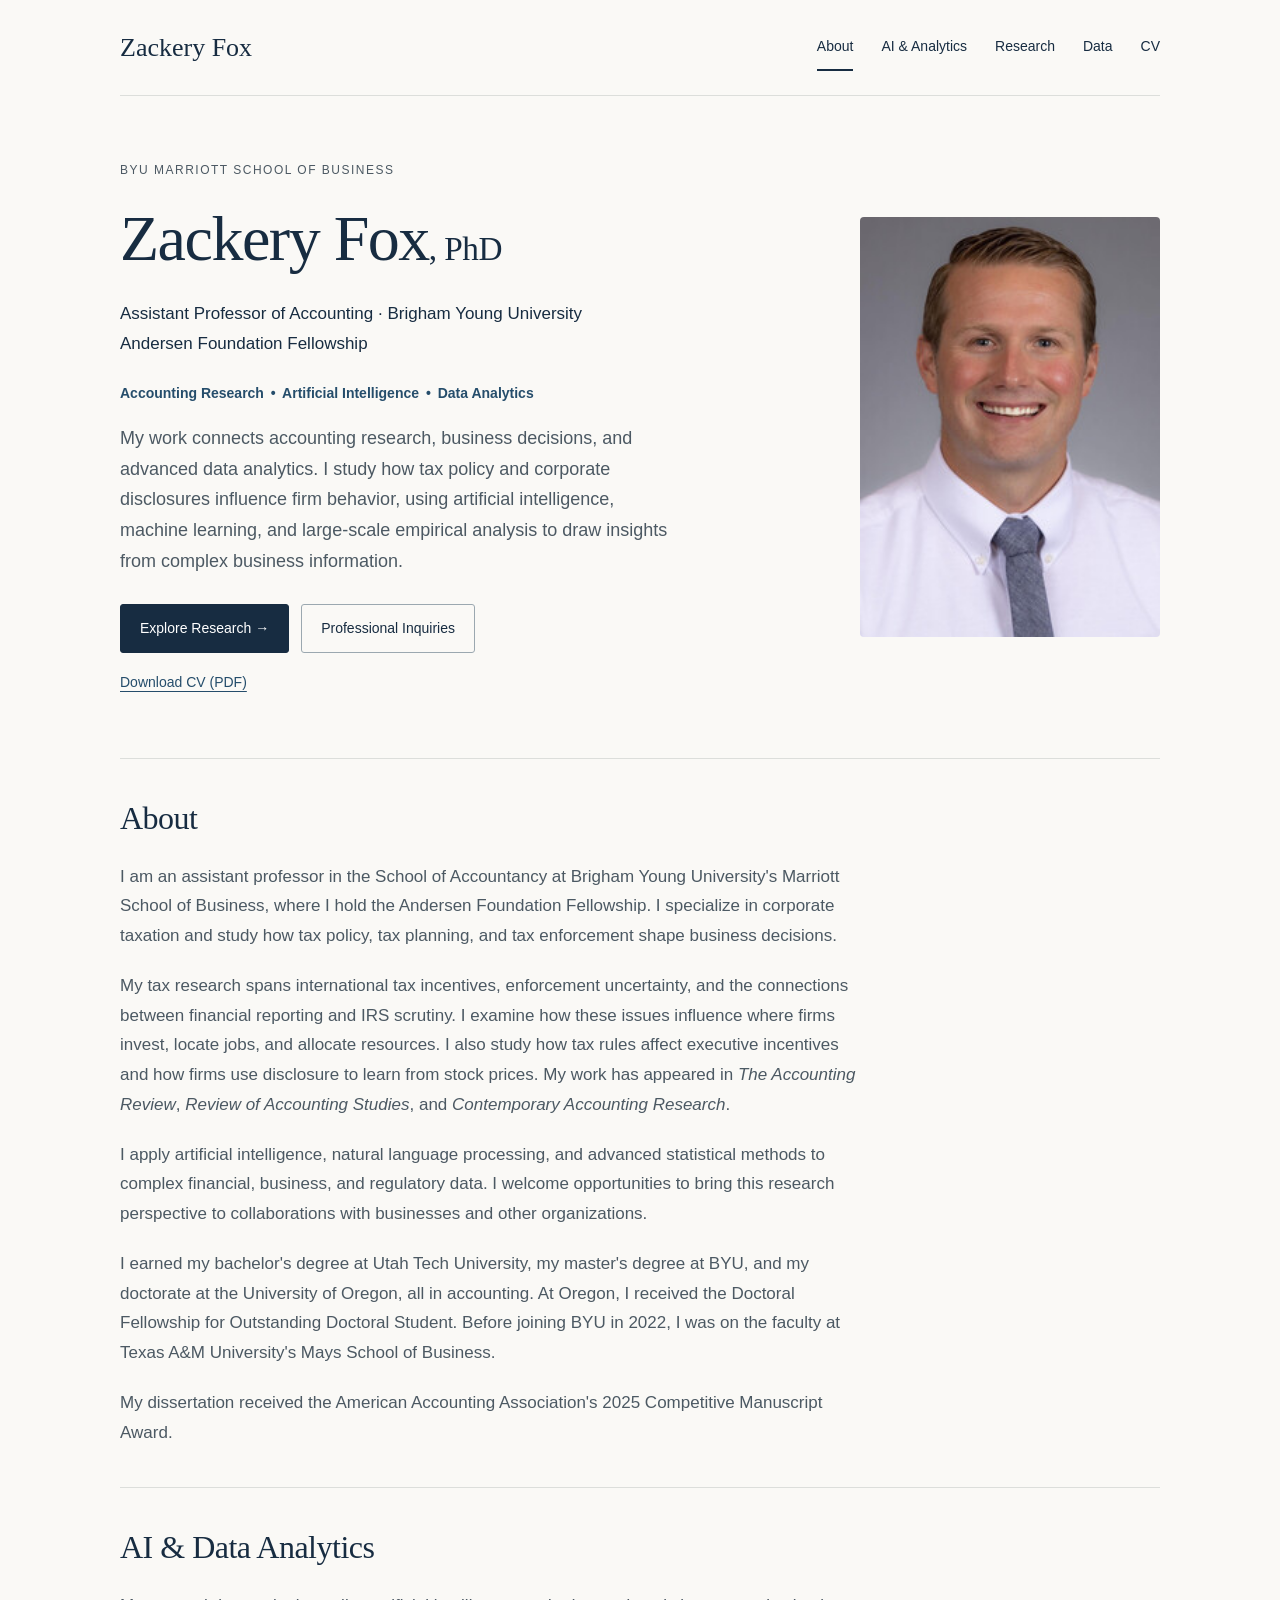
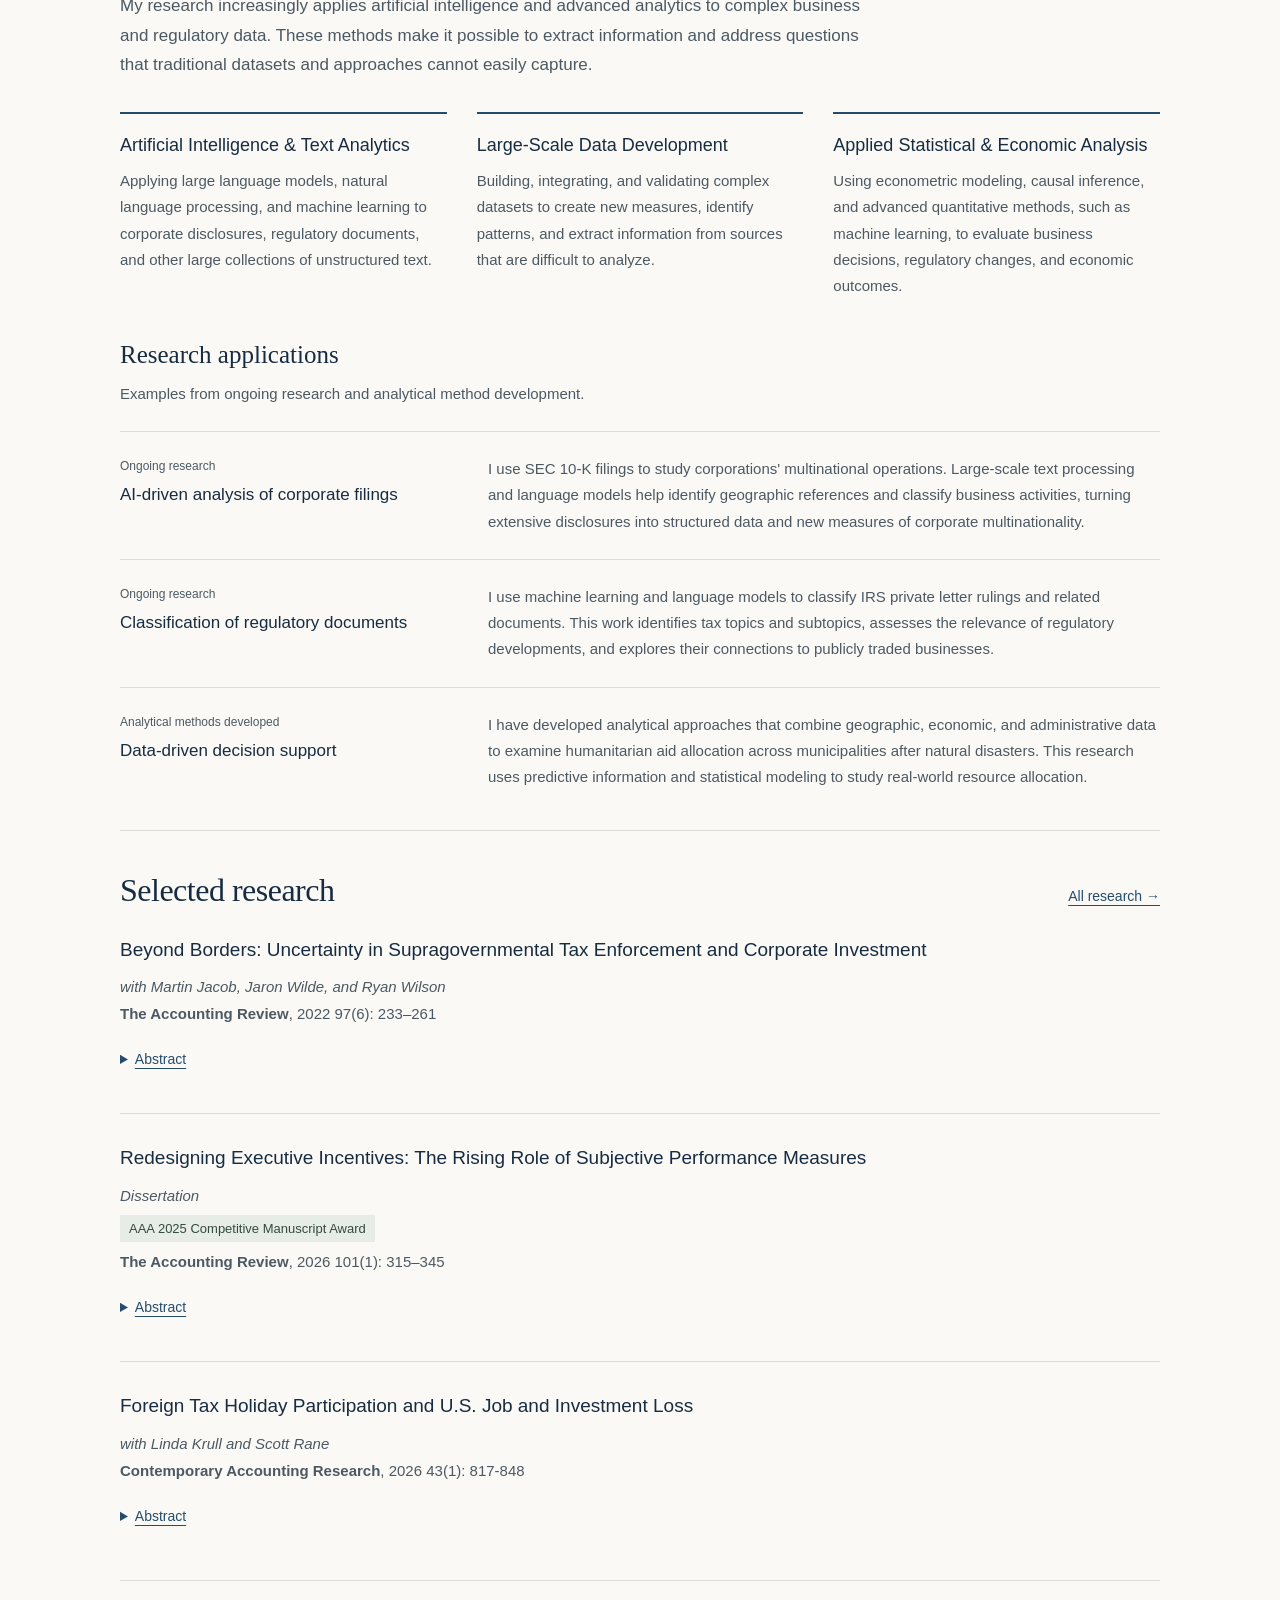
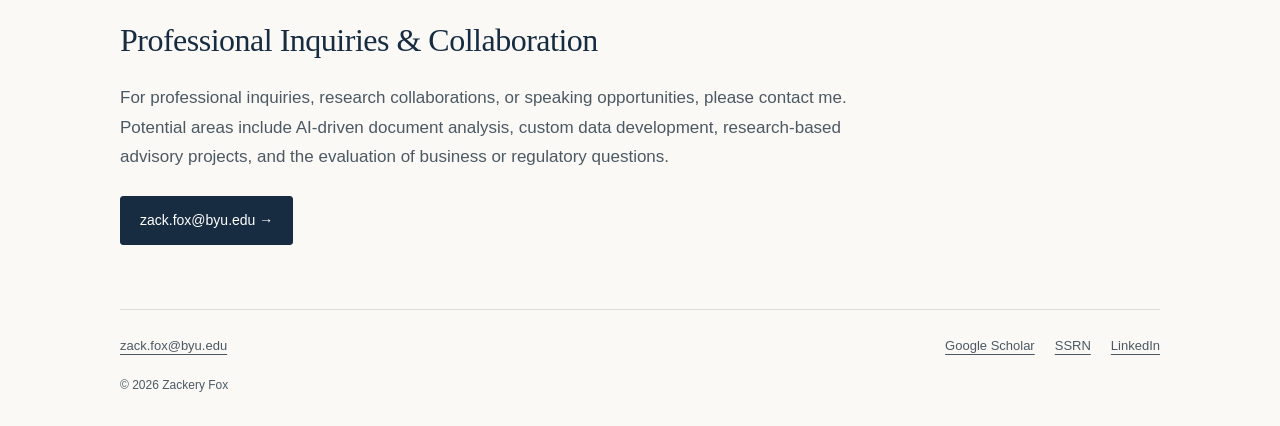
<file: index.html>
<!DOCTYPE html>
<html lang="en">
<head>
  <meta charset="UTF-8">
  <meta name="viewport" content="width=device-width, initial-scale=1.0">
  <meta name="description" content="Zackery Fox is an accounting professor at Brigham Young University whose research combines corporate taxation, artificial intelligence, machine learning, and advanced data analytics.">
  <meta property="og:type" content="website">
  <meta property="og:title" content="Zackery Fox, PhD | Accounting Research, AI &amp; Data Analytics">
  <meta property="og:description" content="Accounting research, artificial intelligence, and data analytics at Brigham Young University. Explore research and professional collaboration opportunities.">
  <meta property="og:url" content="https://zackeryfox.github.io/">
  <meta property="og:image" content="https://zackeryfox.github.io/zackery-fox-headshot.jpg">
  <meta property="og:image:alt" content="Zackery Fox">
  <meta name="theme-color" content="#172c41">
  <title>Zackery Fox, PhD | Accounting Research, AI &amp; Data Analytics</title>
  <link rel="stylesheet" href="styles.css">
  <link rel="canonical" href="https://zackeryfox.github.io/">
  <script async src="https://www.googletagmanager.com/gtag/js?id=G-R6LZQKSLN0"></script>
  <script>
    window.dataLayer = window.dataLayer || [];
    function gtag(){dataLayer.push(arguments);}
    gtag('js', new Date());
    gtag('config', 'G-R6LZQKSLN0');
  </script>
  <script src="site.js" defer></script>
</head>
<body>
  <a class="skip-link" href="#main-content">Skip to content</a>
  <header class="site-header container">
    <a class="brand" href="index.html">Zackery Fox</a>
    <nav class="site-nav" aria-label="Main navigation">
      <a href="index.html" aria-current="page">About</a>
      <a href="#ai-analytics">AI &amp; Analytics</a>
      <a href="research.html">Research</a>
      <a href="data.html">Data</a>
      <a href="cv.html">CV</a>
    </nav>
  </header>
  <main id="main-content" class="container">
    <section class="hero" aria-label="Introduction">
      <div>
        <p class="eyebrow">BYU Marriott School of Business</p>
        <h1>Zackery Fox<span class="credential">, PhD</span></h1>
        <p class="role">Assistant Professor of Accounting &middot; Brigham Young University<br>Andersen Foundation Fellowship</p>
        <p class="expertise-line">Accounting Research <span aria-hidden="true">&bull;</span> Artificial Intelligence <span aria-hidden="true">&bull;</span> Data Analytics</p>
        <p class="intro">My work connects accounting research, business decisions, and advanced data analytics. I study how tax policy and corporate disclosures influence firm behavior, using artificial intelligence, machine learning, and large-scale empirical analysis to draw insights from complex business information.</p>
        <div class="actions">
          <a class="button button-primary" href="research.html">Explore Research <span aria-hidden="true">&nbsp;&rarr;</span></a>
          <a class="button" href="#professional-inquiries">Professional Inquiries</a>
        </div>
        <p class="hero-cv"><a href="Zack%20Fox%20Vita.pdf" target="_blank" rel="noopener noreferrer">Download CV (PDF)</a></p>
      </div>
      <img class="portrait" src="zackery-fox-headshot.jpg" alt="Zackery Fox" width="214" height="300" fetchpriority="high">
    </section>
    <section class="content-section" id="about" aria-labelledby="about-heading">
      <h2 id="about-heading">About</h2>
      <div class="prose">
        <p>I am an assistant professor in the School of Accountancy at Brigham Young University's Marriott School of Business, where I hold the Andersen Foundation Fellowship. I specialize in corporate taxation and study how tax policy, tax planning, and tax enforcement shape business decisions.</p>
        <p>My tax research spans international tax incentives, enforcement uncertainty, and the connections between financial reporting and IRS scrutiny. I examine how these issues influence where firms invest, locate jobs, and allocate resources. I also study how tax rules affect executive incentives and how firms use disclosure to learn from stock prices. My work has appeared in <em>The Accounting Review</em>, <em>Review of Accounting Studies</em>, and <em>Contemporary Accounting Research</em>.</p>
        <p>I apply artificial intelligence, natural language processing, and advanced statistical methods to complex financial, business, and regulatory data. I welcome opportunities to bring this research perspective to collaborations with businesses and other organizations.</p>
        <p>I earned my bachelor's degree at Utah Tech University, my master's degree at BYU, and my doctorate at the University of Oregon, all in accounting. At Oregon, I received the Doctoral Fellowship for Outstanding Doctoral Student. Before joining BYU in 2022, I was on the faculty at Texas A&amp;M University's Mays School of Business.</p>
        <p>My dissertation received the American Accounting Association's 2025 Competitive Manuscript Award.</p>
      </div>
    </section>
    <section class="content-section" id="ai-analytics" aria-labelledby="analytics-heading">
      <h2 id="analytics-heading">AI &amp; Data Analytics</h2>
      <div class="prose"><p>My research increasingly applies artificial intelligence and advanced analytics to complex business and regulatory data. These methods make it possible to extract information and address questions that traditional datasets and approaches cannot easily capture.</p></div>
      <div class="expertise-grid">
        <article class="expertise-area">
          <h3>Artificial Intelligence &amp; Text Analytics</h3>
          <p>Applying large language models, natural language processing, and machine learning to corporate disclosures, regulatory documents, and other large collections of unstructured text.</p>
        </article>
        <article class="expertise-area">
          <h3>Large-Scale Data Development</h3>
          <p>Building, integrating, and validating complex datasets to create new measures, identify patterns, and extract information from sources that are difficult to analyze.</p>
        </article>
        <article class="expertise-area">
          <h3>Applied Statistical &amp; Economic Analysis</h3>
          <p>Using econometric modeling, causal inference, and advanced quantitative methods, such as machine learning, to evaluate business decisions, regulatory changes, and economic outcomes.</p>
        </article>
      </div>
      <div class="research-applications">
        <h3 class="applications-heading">Research applications</h3>
        <p class="applications-intro">Examples from ongoing research and analytical method development.</p>
        <div class="application-list">
          <article class="application">
            <div><p class="application-status">Ongoing research</p><h4>AI-driven analysis of corporate filings</h4></div>
            <p>I use SEC 10-K filings to study corporations' multinational operations. Large-scale text processing and language models help identify geographic references and classify business activities, turning extensive disclosures into structured data and new measures of corporate multinationality.</p>
          </article>
          <article class="application">
            <div><p class="application-status">Ongoing research</p><h4>Classification of regulatory documents</h4></div>
            <p>I use machine learning and language models to classify IRS private letter rulings and related documents. This work identifies tax topics and subtopics, assesses the relevance of regulatory developments, and explores their connections to publicly traded businesses.</p>
          </article>
          <article class="application">
            <div><p class="application-status">Analytical methods developed</p><h4>Data-driven decision support</h4></div>
            <p>I have developed analytical approaches that combine geographic, economic, and administrative data to examine humanitarian aid allocation across municipalities after natural disasters. This research uses predictive information and statistical modeling to study real-world resource allocation.</p>
          </article>
        </div>
      </div>
    </section>
    <section class="content-section" aria-labelledby="selected-research">
      <div class="section-heading"><h2 id="selected-research">Selected research</h2><a href="research.html">All research <span aria-hidden="true">&rarr;</span></a></div>
      <ul class="paper-list">
<li class="paper" id="research-beyond-borders"><h3><a href="https://meridian.allenpress.com/accounting-review/article/97/6/233/477403/Beyond-Borders-Uncertainty-in-Supragovernmental" target="_blank" rel="noopener noreferrer">Beyond Borders: Uncertainty in Supragovernmental Tax Enforcement and Corporate Investment</a></h3><p class="paper-meta"><em>with Martin Jacob, Jaron Wilde, and Ryan Wilson</em><br>
        <strong>The Accounting Review</strong>, 2022 97(6): 233–261</p>

  <details class="paper-abstract">
    <summary aria-label="Abstract: Beyond Borders: Uncertainty in Supragovernmental Tax Enforcement and Corporate Investment">Abstract</summary>
    <div class="abstract-content">
      <p>Amid growing globalization, many countries have offered tax incentives to attract corporate investment. Prior research studies the role such incentives play in firms’ location and investment choices. However, we have limited evidence on the role that uncertainty about the intensity of future tax enforcement plays in those decisions.</p>
      <p>In 2013, the European Commission (“E.C.”) abruptly began investigating tax ruling practices of several countries in response to allegations that certain firms received preferential tax treatment (“state aid cases”). We use this setting to study the economic consequences of increased uncertainty about future tax enforcement. We find evidence consistent with significant reductions in U.S. multinational firms’ subsidiary investments within, firm input purchases from, and aggregate investment of U.S. firms flowing to targeted state aid countries. Our results highlight significant real effects of increased uncertainty and complexity surrounding shifts in supragovernmental tax enforcement.</p>
      <p class="abstract-source"><a href="https://scholarsarchive.byu.edu/facpub/8677/" target="_blank" rel="noopener noreferrer">Abstract source</a></p>
    </div>
  </details>
</li>
<li class="paper" id="research-incentives"><h3><a href="https://doi.org/10.2308/TAR-2022-0219" target="_blank" rel="noopener noreferrer">Redesigning Executive Incentives: The Rising Role of Subjective Performance Measures</a></h3><p class="paper-meta"><em>Dissertation</em><br>
          <span class="award">AAA 2025 Competitive Manuscript Award</span><br>
          <strong>The Accounting Review</strong>, 2026 101(1): 315–345</p>

  <details class="paper-abstract">
    <summary aria-label="Abstract: Redesigning Executive Incentives: The Rising Role of Subjective Performance Measures">Abstract</summary>
    <div class="abstract-content">
      <p>Despite the growing use of subjective performance incentives used in executive bonuses, empirical evidence on their effectiveness remains inconclusive. This study explores three aspects of subjective metrics in bonus plan design: their prevalence, the goals they target, and their impact on managerial behavior and firm outcomes.</p>
      <p>First, I document 53.8 percent of CEO bonus plans include at least one subjective performance measure, and among these plans, an average of 38.9 percent of total bonus weight is allocated to these measures. Using machine learning, I show subjective metrics target incentives related to employees, firm culture, and executive performance.</p>
      <p>Second, using the Tax Cuts and Jobs Act as a quasi-exogenous shock to contract design, I find firms increase the number and weight of subjective metrics by 22.9 percent and 10.4 percent, respectively. Finally, I find the increasing prevalence of subjective performance measures positively influences CEO effort, corporate culture, and innovation.</p>
      <p class="abstract-source"><a href="https://scholarsarchive.byu.edu/facpub/8682/" target="_blank" rel="noopener noreferrer">Abstract source</a></p>
    </div>
  </details>
</li>
<li class="paper" id="research-tax-holidays"><h3><a href="https://doi.org/10.1111/1911-3846.70029" target="_blank" rel="noopener noreferrer">Foreign Tax Holiday Participation and U.S. Job and Investment Loss</a></h3><p class="paper-meta"><em>with Linda Krull and Scott Rane</em><br>
          <strong>Contemporary Accounting Research</strong>, 2026 43(1): 817-848</p>

  <details class="paper-abstract">
    <summary aria-label="Abstract: Foreign Tax Holiday Participation and U.S. Job and Investment Loss">Abstract</summary>
    <div class="abstract-content">
      <p>We investigate whether foreign tax holiday participation among US multinational companies is associated with offshoring US jobs and other domestic investment activities. We find that foreign tax holiday participation is associated with (1) an increase in offshoring US jobs and (2) a decrease in domestic investment, as proxied by changes in the number of employees, capital expenditures, and R&amp;D activity. Furthermore, we find evidence suggesting that the association between targeted, temporary tax incentives provided by foreign tax holidays and firms&#x27; domestic activities is stronger among firms with a smaller foreign presence and is distinct from the impact of foreign statutory tax rate changes. Overall, the results of this study increase our understanding of the firm-level consequences of foreign tax holiday participation, the influence of various tax incentive structures on the allocation of firm resources, and the potential consequences of international tax competition.</p>
      <p class="abstract-source"><a href="https://onlinelibrary.wiley.com/doi/10.1111/1911-3846.70029" target="_blank" rel="noopener noreferrer">Abstract source</a></p>
    </div>
  </details>
</li>
</ul>
    </section>
    <section class="content-section inquiries-section" id="professional-inquiries" aria-labelledby="inquiries-heading">
      <h2 id="inquiries-heading">Professional Inquiries &amp; Collaboration</h2>
      <div class="prose">
        <p>For professional inquiries, research collaborations, or speaking opportunities, please contact me. Potential areas include AI-driven document analysis, custom data development, research-based advisory projects, and the evaluation of business or regulatory questions.</p>
      </div>
      <a class="button button-primary inquiry-email" href="mailto:zack.fox@byu.edu?subject=Professional%20Inquiry">zack.fox@byu.edu <span aria-hidden="true">&nbsp;&rarr;</span></a>
    </section>
  </main>
  <footer class="site-footer container">
  <a href="mailto:zack.fox@byu.edu">zack.fox@byu.edu</a>
  <div class="footer-links">
    <a href="https://scholar.google.com/citations?user=RpyhGLwAAAAJ&amp;hl=en" target="_blank" rel="noopener noreferrer">Google Scholar</a>
    <a href="https://papers.ssrn.com/sol3/cf_dev/AbsByAuth.cfm?per_id=2649408" target="_blank" rel="noopener noreferrer">SSRN</a>
    <a href="https://www.linkedin.com/in/zack-fox-3b601b10a/" target="_blank" rel="noopener noreferrer">LinkedIn</a>
  </div>
  <p class="copyright">&copy; 2026 Zackery Fox</p>
</footer>
</body>
</html>
</file>
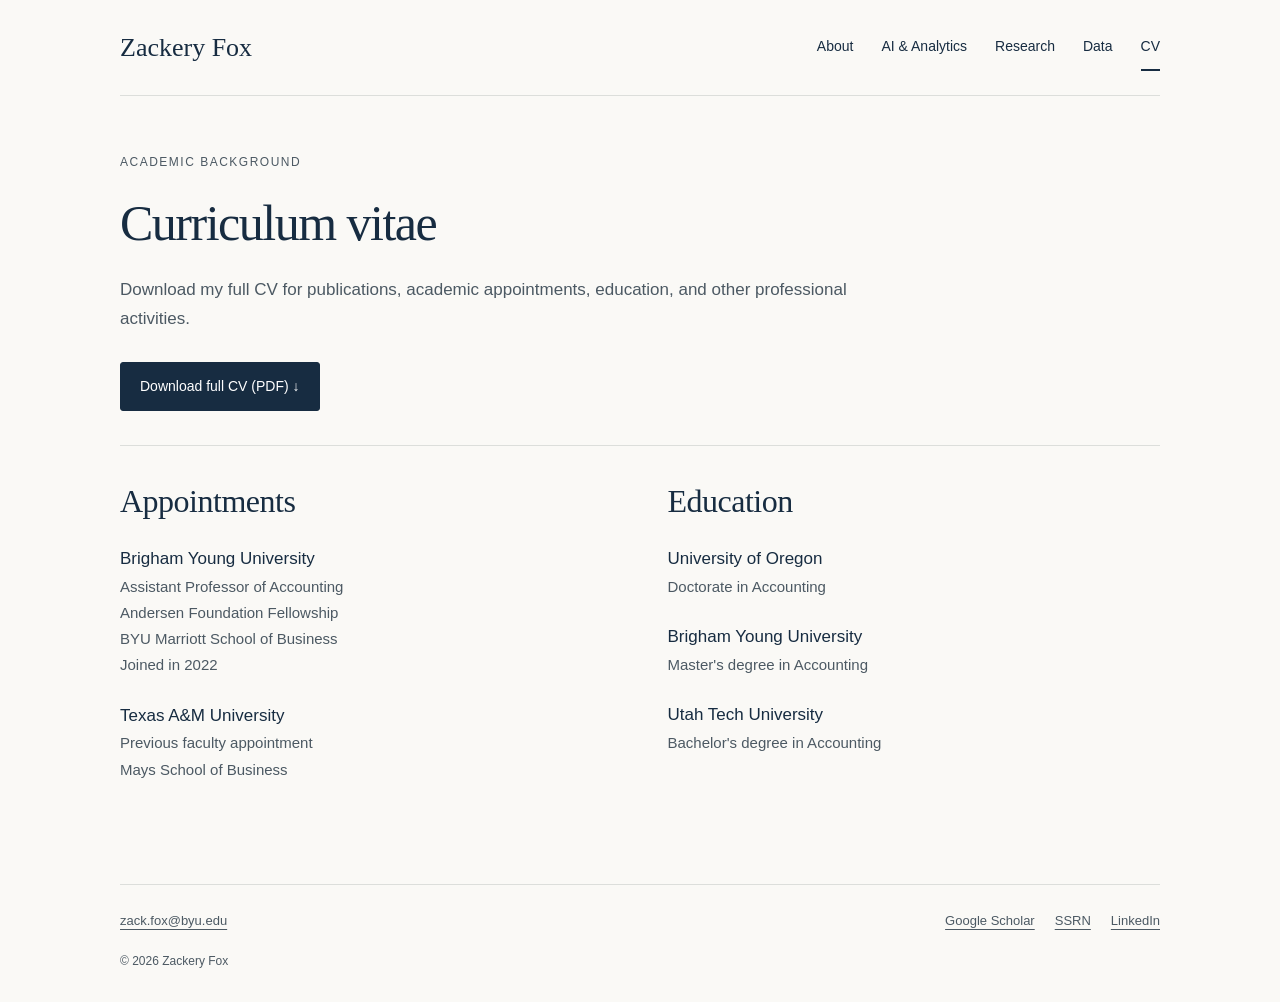
<file: cv.html>
<!DOCTYPE html>
<html lang="en">
<head>
  <meta charset="UTF-8">
  <meta name="viewport" content="width=device-width, initial-scale=1.0">
  <meta name="description" content="Download Zackery Fox’s curriculum vitae and view a summary of his academic appointments and education.">
  <meta name="theme-color" content="#172c41">
  <title>Curriculum Vitae | Zackery Fox</title>
  <link rel="stylesheet" href="styles.css">
  <link rel="canonical" href="https://zackeryfox.github.io/cv.html">
  <script async src="https://www.googletagmanager.com/gtag/js?id=G-R6LZQKSLN0"></script>
  <script>
    window.dataLayer = window.dataLayer || [];
    function gtag(){dataLayer.push(arguments);}
    gtag('js', new Date());
    gtag('config', 'G-R6LZQKSLN0');
  </script>
  <script src="site.js" defer></script>
</head>
<body>
  <a class="skip-link" href="#main-content">Skip to content</a>
  <header class="site-header container">
    <a class="brand" href="index.html">Zackery Fox</a>
    <nav class="site-nav" aria-label="Main navigation">
      <a href="index.html">About</a>
      <a href="index.html#ai-analytics">AI &amp; Analytics</a>
      <a href="research.html">Research</a>
      <a href="data.html">Data</a>
      <a href="cv.html" aria-current="page">CV</a>
    </nav>
  </header>
  <main id="main-content" class="container">

    <div class="page-intro">
      <p class="eyebrow">Academic background</p><h1>Curriculum vitae</h1>
      <p>Download my full CV for publications, academic appointments, education, and other professional activities.</p>
      <div class="actions"><a class="button button-primary" href="Zack%20Fox%20Vita.pdf" target="_blank" rel="noopener noreferrer">Download full CV (PDF) <span aria-hidden="true">&nbsp;&darr;</span></a></div>
    </div>
    <div class="cv-grid">
      <section aria-labelledby="appointments"><h2 id="appointments">Appointments</h2>
        <ul class="detail-list">
          <li><strong>Brigham Young University</strong><span>Assistant Professor of Accounting<br>Andersen Foundation Fellowship<br>BYU Marriott School of Business<br>Joined in 2022</span></li>
          <li><strong>Texas A&amp;M University</strong><span>Previous faculty appointment<br>Mays School of Business</span></li>
        </ul>
      </section>
      <section aria-labelledby="education"><h2 id="education">Education</h2>
        <ul class="detail-list">
          <li><strong>University of Oregon</strong><span>Doctorate in Accounting</span></li>
          <li><strong>Brigham Young University</strong><span>Master's degree in Accounting</span></li>
          <li><strong>Utah Tech University</strong><span>Bachelor's degree in Accounting</span></li>
        </ul>
      </section>
    </div>
  </main>
  <footer class="site-footer container">
  <a href="mailto:zack.fox@byu.edu">zack.fox@byu.edu</a>
  <div class="footer-links">
    <a href="https://scholar.google.com/citations?user=RpyhGLwAAAAJ&amp;hl=en" target="_blank" rel="noopener noreferrer">Google Scholar</a>
    <a href="https://papers.ssrn.com/sol3/cf_dev/AbsByAuth.cfm?per_id=2649408" target="_blank" rel="noopener noreferrer">SSRN</a>
    <a href="https://www.linkedin.com/in/zack-fox-3b601b10a/" target="_blank" rel="noopener noreferrer">LinkedIn</a>
  </div>
  <p class="copyright">&copy; 2026 Zackery Fox</p>
</footer>
</body>
</html>
</file>
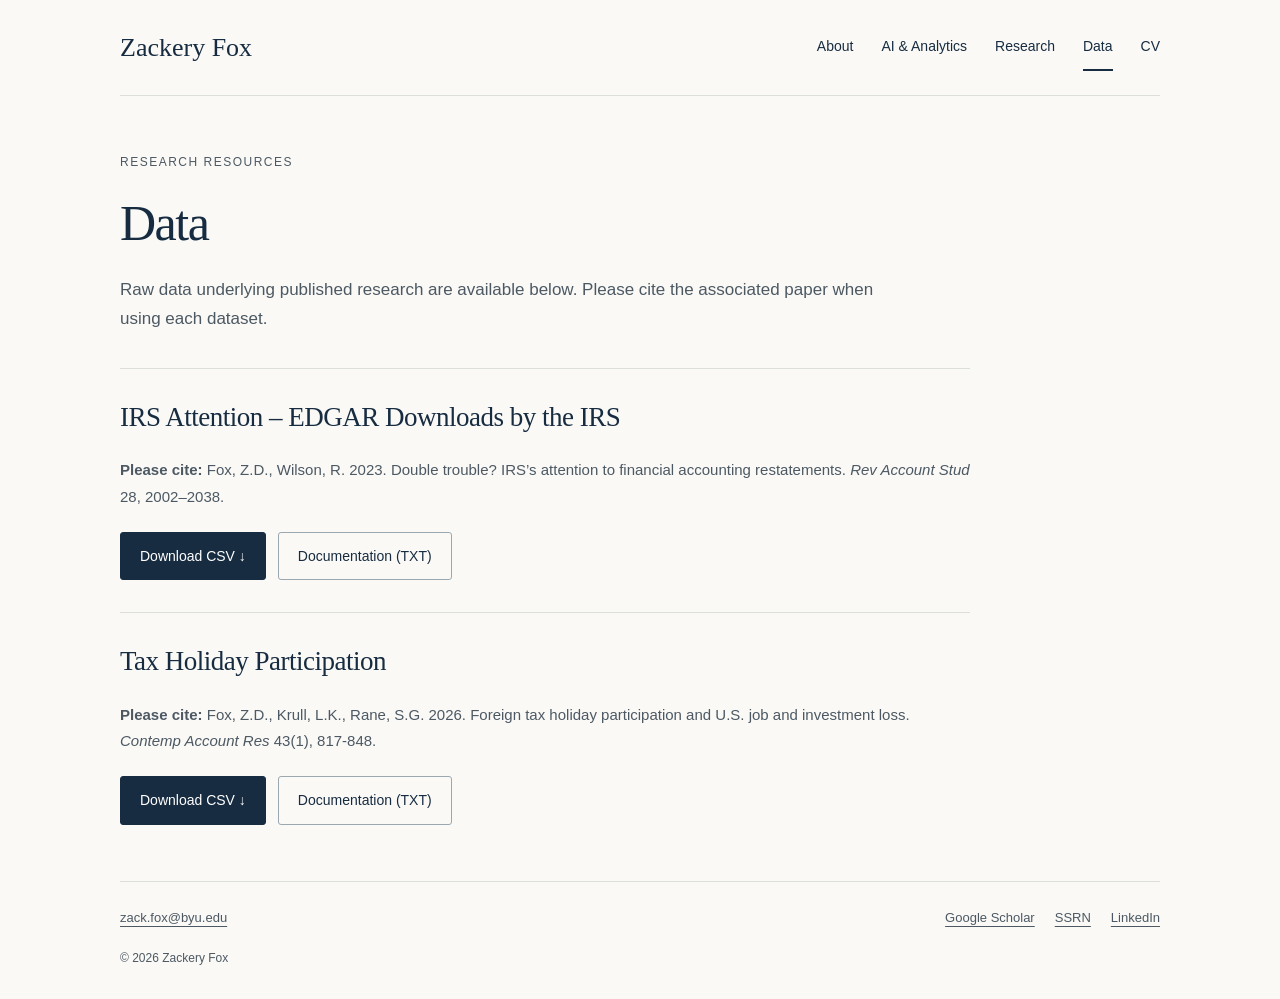
<file: data.html>
<!DOCTYPE html>
<html lang="en">
<head>
  <meta charset="UTF-8">
  <meta name="viewport" content="width=device-width, initial-scale=1.0">
  <meta name="description" content="Download research data and documentation for IRS attention and foreign tax holiday participation studies by Zackery Fox and coauthors.">
  <meta name="theme-color" content="#172c41">
  <title>Research Data | Zackery Fox</title>
  <link rel="stylesheet" href="styles.css">
  <link rel="canonical" href="https://zackeryfox.github.io/data.html">
  <script async src="https://www.googletagmanager.com/gtag/js?id=G-R6LZQKSLN0"></script>
  <script>
    window.dataLayer = window.dataLayer || [];
    function gtag(){dataLayer.push(arguments);}
    gtag('js', new Date());
    gtag('config', 'G-R6LZQKSLN0');
  </script>
  <script src="site.js" defer></script>
</head>
<body>
  <a class="skip-link" href="#main-content">Skip to content</a>
  <header class="site-header container">
    <a class="brand" href="index.html">Zackery Fox</a>
    <nav class="site-nav" aria-label="Main navigation">
      <a href="index.html">About</a>
      <a href="index.html#ai-analytics">AI &amp; Analytics</a>
      <a href="research.html">Research</a>
      <a href="data.html" aria-current="page">Data</a>
      <a href="cv.html">CV</a>
    </nav>
  </header>
  <main id="main-content" class="container">
<div class="page-intro"><p class="eyebrow">Research resources</p><h1>Data</h1><p>Raw data underlying published research are available below. Please cite the associated paper when using each dataset.</p></div><section class="dataset" aria-labelledby="irs-download-heading">
      <h2 id="irs-download-heading">IRS Attention – EDGAR Downloads by the IRS</h2>
      <p><strong>Please cite:</strong> Fox, Z.D., Wilson, R. 2023. Double trouble? IRS’s attention to financial accounting restatements. <i>Rev Account Stud</i> 28, 2002–2038.</p>
      <div class="actions">
        <a class="button button-primary" href="https://www.dropbox.com/scl/fi/tkg8vg5pq185j8ptvzxzj/SampleIRSDownloads.csv?rlkey=6cloijh3eujgowqwgme1wgvsq&amp;st=63qn8xmm&amp;dl=1" id="irs-download" data-download-label="IRS Attention Dataset" target="_blank" rel="noopener noreferrer">Download CSV <span aria-hidden="true">&nbsp;&darr;</span></a>
        <a class="button" href="Data%20Description%20-%20FW.txt" target="_blank" rel="noopener noreferrer">Documentation (TXT)</a>
      </div>
    </section>
<section class="dataset" aria-labelledby="Tax_holidays-heading">
      <h2 id="Tax_holidays-heading">Tax Holiday Participation</h2>
      <p><strong>Please cite:</strong> Fox, Z.D., Krull, L.K., Rane, S.G. 2026. Foreign tax holiday participation and U.S. job and investment loss. <i>Contemp Account Res</i> 43(1), 817-848.</p>
      <div class="actions">
        <a class="button button-primary" href="https://www.dropbox.com/scl/fi/8yit6bxxurclzi2omc5ew/Tax_holiday_sample.csv?rlkey=1n4r52ejebo1qng2ijhunsjps&amp;st=gct57vih&amp;dl=1" id="Tax_holidays" data-download-label="Tax Holiday Dataset" target="_blank" rel="noopener noreferrer">Download CSV <span aria-hidden="true">&nbsp;&darr;</span></a>
        <a class="button" href="Data%20Description%20-%20FKR.txt" target="_blank" rel="noopener noreferrer">Documentation (TXT)</a>
      </div>
    </section>
  </main>
  <footer class="site-footer container">
  <a href="mailto:zack.fox@byu.edu">zack.fox@byu.edu</a>
  <div class="footer-links">
    <a href="https://scholar.google.com/citations?user=RpyhGLwAAAAJ&amp;hl=en" target="_blank" rel="noopener noreferrer">Google Scholar</a>
    <a href="https://papers.ssrn.com/sol3/cf_dev/AbsByAuth.cfm?per_id=2649408" target="_blank" rel="noopener noreferrer">SSRN</a>
    <a href="https://www.linkedin.com/in/zack-fox-3b601b10a/" target="_blank" rel="noopener noreferrer">LinkedIn</a>
  </div>
  <p class="copyright">&copy; 2026 Zackery Fox</p>
</footer>
</body>
</html>
</file>
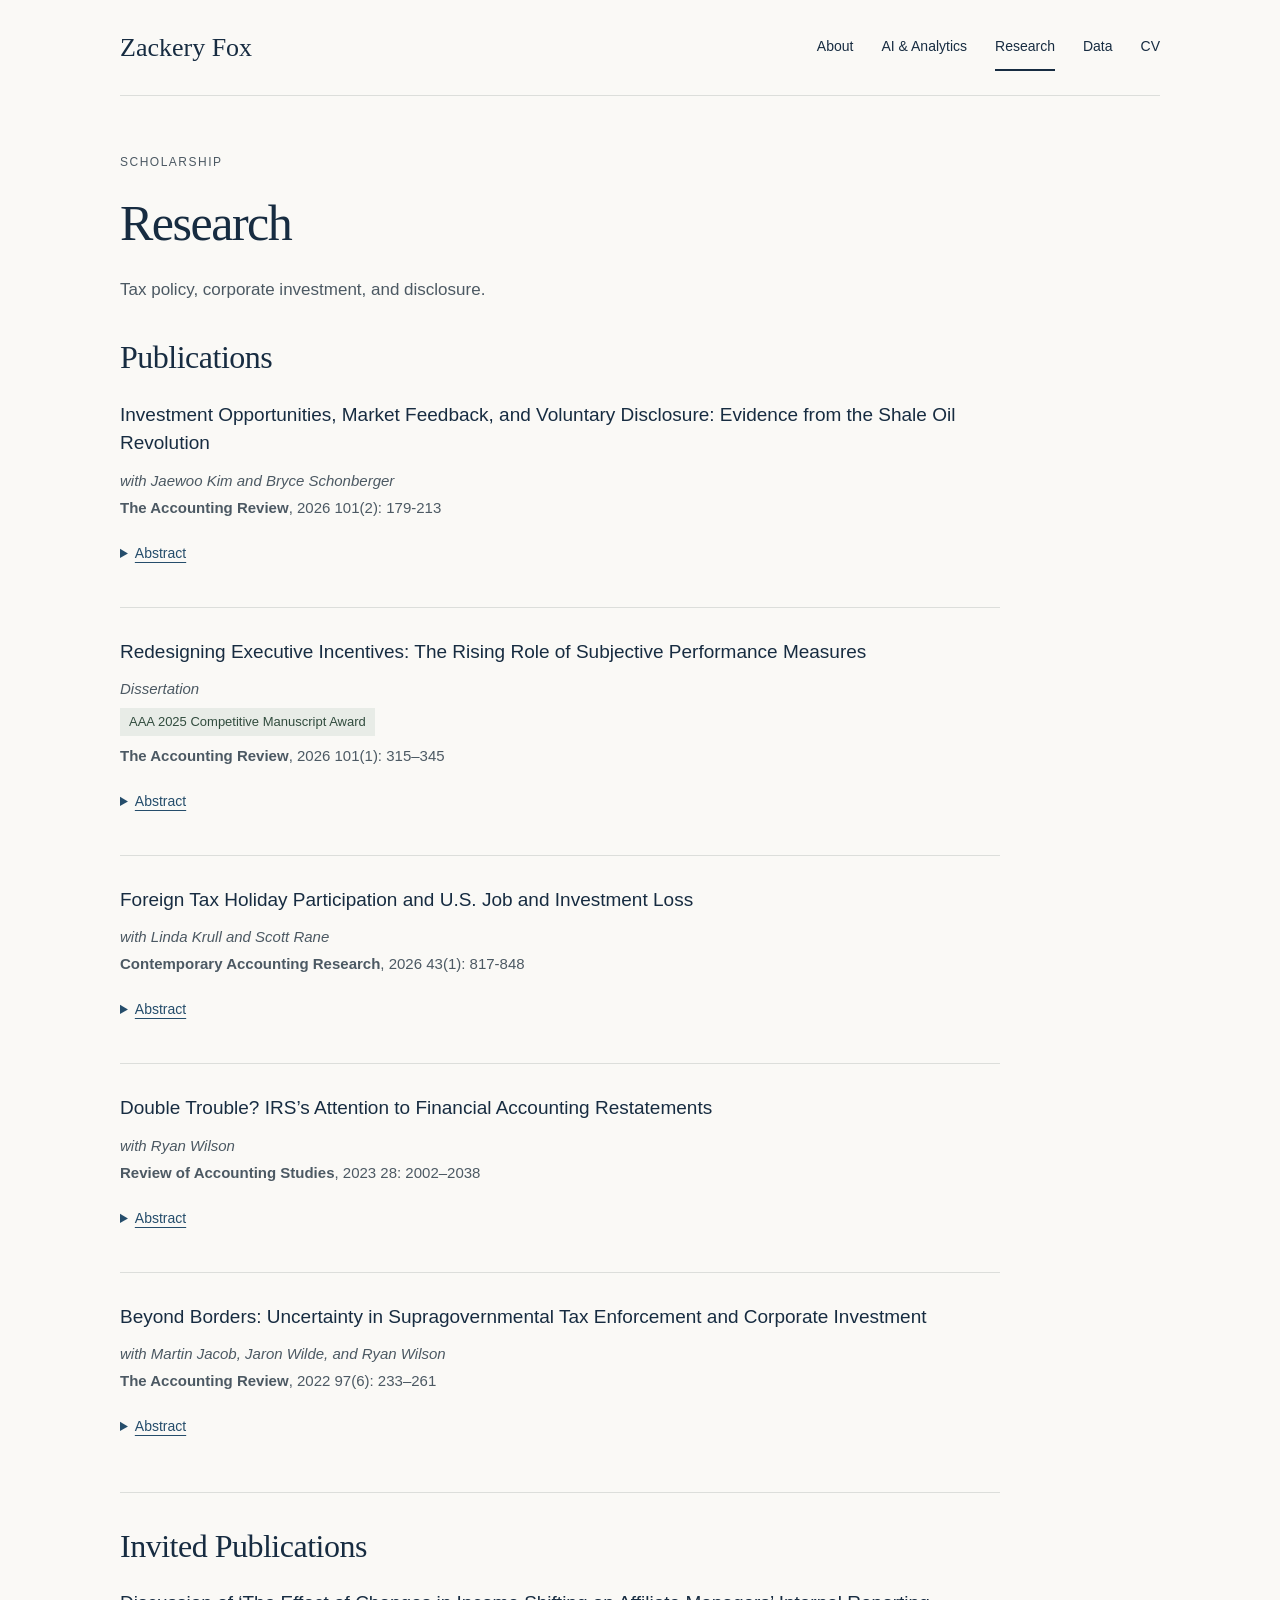
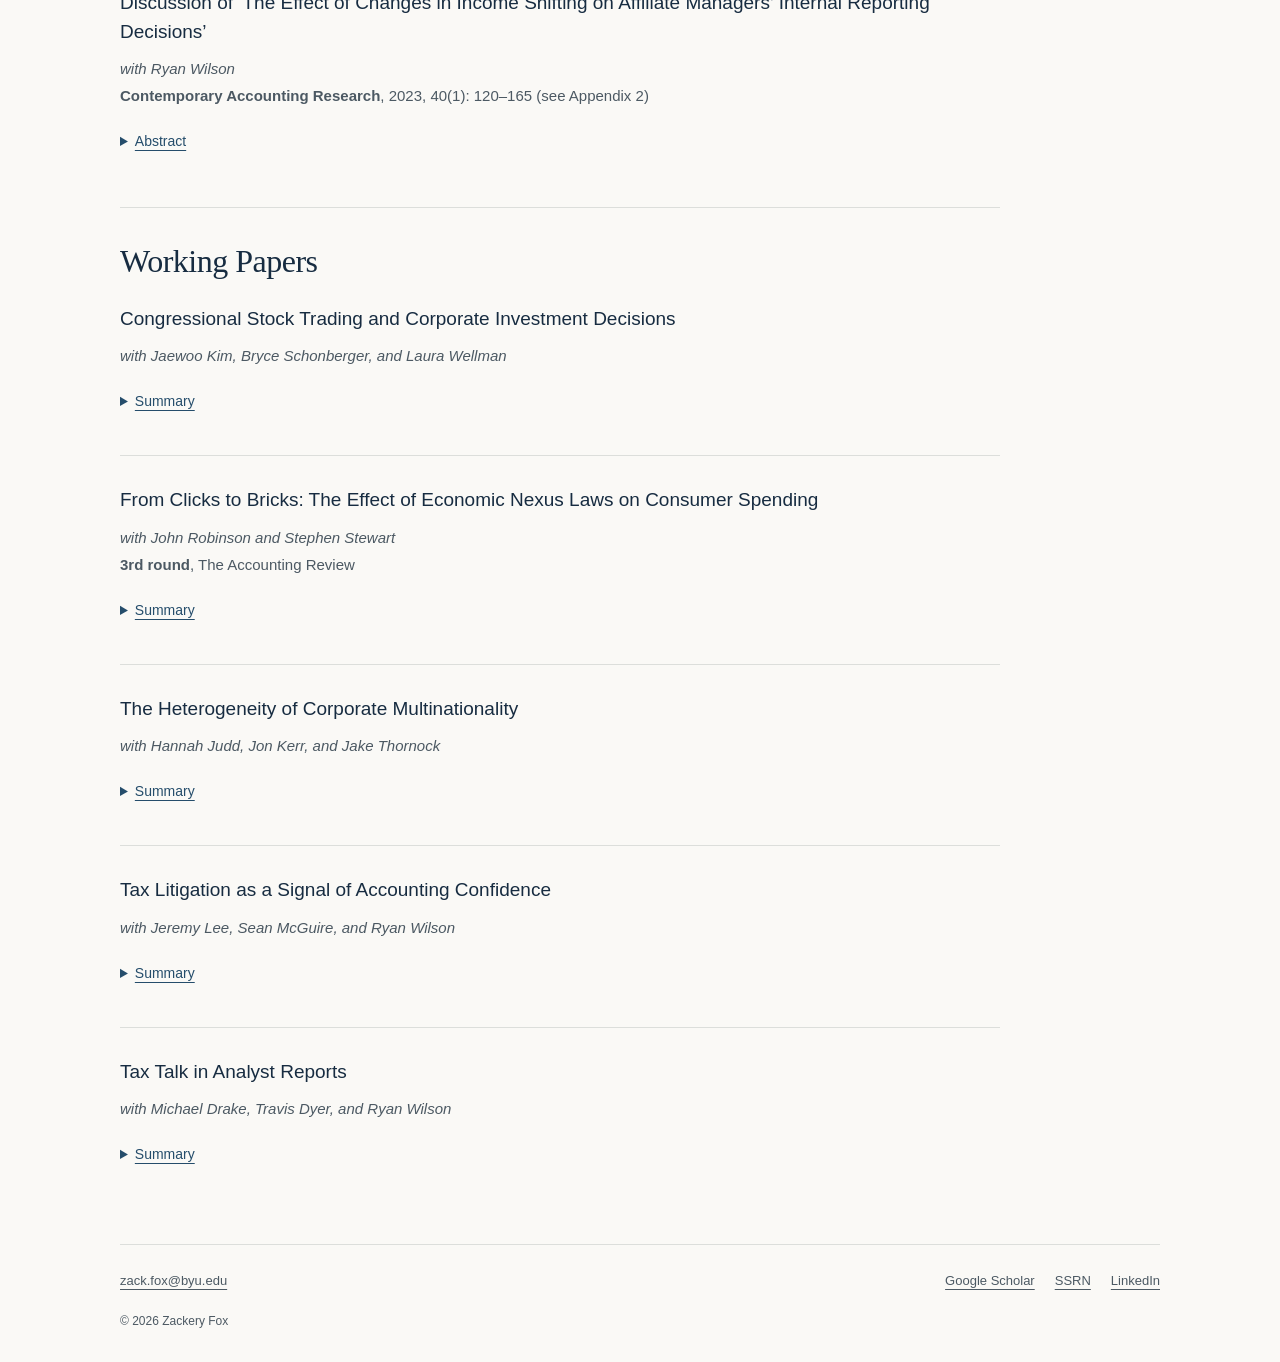
<file: research.html>
<!DOCTYPE html>
<html lang="en">
<head>
  <meta charset="UTF-8">
  <meta name="viewport" content="width=device-width, initial-scale=1.0">
  <meta name="description" content="Publications, invited publications, and working papers by Zackery Fox, including research on taxes, investment, disclosure, and executive incentives.">
  <meta name="theme-color" content="#172c41">
  <title>Research | Zackery Fox</title>
  <link rel="stylesheet" href="styles.css">
  <link rel="canonical" href="https://zackeryfox.github.io/research.html">
  <script async src="https://www.googletagmanager.com/gtag/js?id=G-R6LZQKSLN0"></script>
  <script>
    window.dataLayer = window.dataLayer || [];
    function gtag(){dataLayer.push(arguments);}
    gtag('js', new Date());
    gtag('config', 'G-R6LZQKSLN0');
  </script>
  <script src="site.js" defer></script>
</head>
<body>
  <a class="skip-link" href="#main-content">Skip to content</a>
  <header class="site-header container">
    <a class="brand" href="index.html">Zackery Fox</a>
    <nav class="site-nav" aria-label="Main navigation">
      <a href="index.html">About</a>
      <a href="index.html#ai-analytics">AI &amp; Analytics</a>
      <a href="research.html" aria-current="page">Research</a>
      <a href="data.html">Data</a>
      <a href="cv.html">CV</a>
    </nav>
  </header>
  <main id="main-content" class="container">
<div class="page-intro"><p class="eyebrow">Scholarship</p><h1>Research</h1><p>Tax policy, corporate investment, and disclosure.</p></div><section class="research-section" aria-labelledby="publications"><h2 id="publications">Publications</h2><ul class="paper-list"><li class="paper" id="research-shale"><h3><a href="https://doi.org/10.2308/TAR-2024-0457" target="_blank" rel="noopener noreferrer">Investment Opportunities, Market Feedback, and Voluntary Disclosure: Evidence from the Shale Oil Revolution</a></h3><p class="paper-meta"><em>with Jaewoo Kim and Bryce Schonberger</em><br>
        <strong>The Accounting Review</strong>, 2026 101(2): 179-213</p>

  <details class="paper-abstract">
    <summary aria-label="Abstract: Investment Opportunities, Market Feedback, and Voluntary Disclosure: Evidence from the Shale Oil Revolution">Abstract</summary>
    <div class="abstract-content">
      <p>Exploiting the U.S. shale oil revolution as a substantial, unexpected shock to investment opportunities for oil and gas (O&amp;G) firms, we explore whether firms facing an uncertain investment decision adopt a voluntary disclosure policy that facilitates informational feedback from the equity market. Difference-in-differences tests show O&amp;G firms increase (reduce) their issuance of capital expenditure (earnings) forecasts during the shale oil revolution relative to similar, capital-intensive firms. Consistent with managers using market reactions to proposed investment plans to gather information from informed traders, we find investment expenditures become more sensitive to market reactions to capex forecasts during the shale oil revolution period. Consistent with managerial learning improving investment decisions, we find a more pronounced positive relation between future operating performance and investment adjustments made in response to market reactions for O&amp;G firms during the shale oil boom. Our evidence speaks to how managers tailor disclosures to promote informational feedback from prices.</p>
      <p class="abstract-source"><a href="https://www.colorado.edu/business/faculty-research/2026/05/28/investment-opportunities-market-feedback-and-voluntary-disclosure-evidence-shale-oil" target="_blank" rel="noopener noreferrer">Abstract source</a></p>
    </div>
  </details>
</li>
<li class="paper" id="research-incentives"><h3><a href="https://doi.org/10.2308/TAR-2022-0219" target="_blank" rel="noopener noreferrer">Redesigning Executive Incentives: The Rising Role of Subjective Performance Measures</a></h3><p class="paper-meta"><em>Dissertation</em><br>
          <span class="award">AAA 2025 Competitive Manuscript Award</span><br>
          <strong>The Accounting Review</strong>, 2026 101(1): 315–345</p>

  <details class="paper-abstract">
    <summary aria-label="Abstract: Redesigning Executive Incentives: The Rising Role of Subjective Performance Measures">Abstract</summary>
    <div class="abstract-content">
      <p>Despite the growing use of subjective performance incentives used in executive bonuses, empirical evidence on their effectiveness remains inconclusive. This study explores three aspects of subjective metrics in bonus plan design: their prevalence, the goals they target, and their impact on managerial behavior and firm outcomes. First, I document 53.8 percent of CEO bonus plans include at least one subjective performance measure, and among these plans, an average of 38.9 percent of total bonus weight is allocated to these measures. Using machine learning, I show subjective metrics target incentives related to employees, firm culture, and executive performance. Second, using the Tax Cuts and Jobs Act as a quasi-exogenous shock to contract design, I find firms increase the number and weight of subjective metrics by 22.9 percent and 10.4 percent, respectively. Finally, I find the increasing prevalence of subjective performance measures positively influences CEO effort, corporate culture, and innovation.</p>
      <p class="abstract-source"><a href="https://scholarsarchive.byu.edu/facpub/8682/" target="_blank" rel="noopener noreferrer">Abstract source</a></p>
    </div>
  </details>
</li>
<li class="paper" id="research-tax-holidays"><h3><a href="https://doi.org/10.1111/1911-3846.70029" target="_blank" rel="noopener noreferrer">Foreign Tax Holiday Participation and U.S. Job and Investment Loss</a></h3><p class="paper-meta"><em>with Linda Krull and Scott Rane</em><br>
          <strong>Contemporary Accounting Research</strong>, 2026 43(1): 817-848</p>

  <details class="paper-abstract">
    <summary aria-label="Abstract: Foreign Tax Holiday Participation and U.S. Job and Investment Loss">Abstract</summary>
    <div class="abstract-content">
      <p>We investigate whether foreign tax holiday participation among US multinational companies is associated with offshoring US jobs and other domestic investment activities. We find that foreign tax holiday participation is associated with (1) an increase in offshoring US jobs and (2) a decrease in domestic investment, as proxied by changes in the number of employees, capital expenditures, and R&amp;D activity. Furthermore, we find evidence suggesting that the association between targeted, temporary tax incentives provided by foreign tax holidays and firms&#x27; domestic activities is stronger among firms with a smaller foreign presence and is distinct from the impact of foreign statutory tax rate changes. Overall, the results of this study increase our understanding of the firm-level consequences of foreign tax holiday participation, the influence of various tax incentive structures on the allocation of firm resources, and the potential consequences of international tax competition.</p>
      <p class="abstract-source"><a href="https://onlinelibrary.wiley.com/doi/10.1111/1911-3846.70029" target="_blank" rel="noopener noreferrer">Abstract source</a></p>
    </div>
  </details>
</li>
<li class="paper" id="research-irs-attention"><h3><a href="https://link.springer.com/article/10.1007/s11142-022-09680-6" target="_blank" rel="noopener noreferrer">Double Trouble? IRS’s Attention to Financial Accounting Restatements</a></h3><p class="paper-meta"><em>with Ryan Wilson</em><br>
        <strong>Review of Accounting Studies</strong>, 2023 28: 2002–2038</p>

  <details class="paper-abstract">
    <summary aria-label="Abstract: Double Trouble? IRS’s Attention to Financial Accounting Restatements">Abstract</summary>
    <div class="abstract-content">
      <p>We examine whether the Internal Revenue Service (IRS) uses public information to obtain qualitative signals regarding the quality of firms’ financial information or management integrity. Using the procurement of public information as a proxy for IRS attention, we test whether public signals of poor information quality (restatements) lead to an increase in IRS attention. To begin, we document that the IRS is both more likely and quicker to acquire public filings announcing a restatement than any other filing of the firm. Furthermore, we examine instances in which the IRS is more likely to learn of a restatement and find an increase in attention around both press releases and media coverage of the restatement. Next we examine the implications of increased IRS attention. Employing path analysis, we find that IRS attention is associated with both higher levels of future tax settlements and a greater likelihood of the mention of a tax audit. Overall our results are consistent with the IRS responding to signals of poor information quality or management integrity as if financial misreporting and tax reporting are related.</p>
      <p class="abstract-source"><a href="https://link.springer.com/article/10.1007/s11142-022-09680-6" target="_blank" rel="noopener noreferrer">Abstract source</a></p>
    </div>
  </details>
</li>
<li class="paper" id="research-beyond-borders"><h3><a href="https://meridian.allenpress.com/accounting-review/article/97/6/233/477403/Beyond-Borders-Uncertainty-in-Supragovernmental" target="_blank" rel="noopener noreferrer">Beyond Borders: Uncertainty in Supragovernmental Tax Enforcement and Corporate Investment</a></h3><p class="paper-meta"><em>with Martin Jacob, Jaron Wilde, and Ryan Wilson</em><br>
        <strong>The Accounting Review</strong>, 2022 97(6): 233–261</p>

  <details class="paper-abstract">
    <summary aria-label="Abstract: Beyond Borders: Uncertainty in Supragovernmental Tax Enforcement and Corporate Investment">Abstract</summary>
    <div class="abstract-content">
      <p>Amid growing globalization, many countries have offered tax incentives to attract corporate investment. Prior research studies the role such incentives play in firms’ location and investment choices. However, we have limited evidence on the role that uncertainty about the intensity of future tax enforcement plays in those decisions. In 2013, the European Commission (“E.C.”) abruptly began investigating tax ruling practices of several countries in response to allegations that certain firms received preferential tax treatment (“state aid cases”). We use this setting to study the economic consequences of increased uncertainty about future tax enforcement. We find evidence consistent with significant reductions in U.S. multinational firms’ subsidiary investments within, firm input purchases from, and aggregate investment of U.S. firms flowing to targeted state aid countries. Our results highlight significant real effects of increased uncertainty and complexity surrounding shifts in supragovernmental tax enforcement.</p>
      <p class="abstract-source"><a href="https://scholarsarchive.byu.edu/facpub/8677/" target="_blank" rel="noopener noreferrer">Abstract source</a></p>
    </div>
  </details>
</li></ul></section>
<section class="research-section" aria-labelledby="invited-publications"><h2 id="invited-publications">Invited Publications</h2><ul class="paper-list"><li class="paper" id="research-income-shifting-discussion"><h3><a href="https://onlinelibrary.wiley.com/doi/full/10.1111/1911-3846.12783#care12783-app-0002" target="_blank" rel="noopener noreferrer">Discussion of ‘The Effect of Changes in Income Shifting on Affiliate Managers’ Internal Reporting Decisions’</a></h3><p class="paper-meta"><em>with Ryan Wilson</em><br>
        <strong>Contemporary Accounting Research</strong>, 2023, 40(1): 120–165 (see Appendix 2)</p>

  <details class="paper-abstract">
    <summary aria-label="Abstract: Discussion of ‘The Effect of Changes in Income Shifting on Affiliate Managers’ Internal Reporting Decisions’">Abstract</summary>
    <div class="abstract-content">
      <p>In this invited discussion, we review research on multinational income shifting and evaluate Klassen and Valle Ruiz’s evidence on how changes in transfer pricing rules affect affiliate managers’ reporting incentives. We highlight firms’ rapid responses to tax enforcement, examine tensions between tax planning and managerial performance targets, and consider alternative explanations for the reported earnings management. We also identify opportunities for future research on tax enforcement, internal coordination, and financial reporting.</p>
      <p class="abstract-source"><a href="https://scholarsarchive.byu.edu/facpub/8679/" target="_blank" rel="noopener noreferrer">Abstract source</a></p>
    </div>
  </details>
</li></ul></section>
<section class="research-section" aria-labelledby="working-papers"><h2 id="working-papers">Working Papers</h2><ul class="paper-list"><li class="paper" id="research-congressional-trading"><h3>Congressional Stock Trading and Corporate Investment Decisions</h3><p class="paper-meta"><em>with Jaewoo Kim, Bryce Schonberger, and Laura Wellman</em></p>
  <details class="paper-abstract">
    <summary aria-label="Summary: Congressional Stock Trading and Corporate Investment Decisions">Summary</summary>
    <div class="abstract-content">
      <p>This project examines the relationship between congressional stock trading and corporate investment decisions, with a focus on whether politically informed trades convey information that managers can use when evaluating investment opportunities.</p>
    </div>
  </details>
</li>
<li class="paper" id="research-economic-nexus"><h3>From Clicks to Bricks: The Effect of Economic Nexus Laws on Consumer Spending</h3><p class="paper-meta"><em>with John Robinson and Stephen Stewart</em><br>
          <strong>3rd round</strong>, The Accounting Review</p>

  <details class="paper-abstract">
    <summary aria-label="Summary: From Clicks to Bricks: The Effect of Economic Nexus Laws on Consumer Spending">Summary</summary>
    <div class="abstract-content">
      <p>This paper studies how economic nexus laws and the taxation of online purchases affect consumer spending at physical retailers and shopping across state borders. It combines household purchase data with geographic shopping patterns to examine how consumers respond to differences in sales tax treatment.</p>
      <p class="abstract-source"><a href="https://papers.ssrn.com/sol3/papers.cfm?abstract_id=5847182" target="_blank" rel="noopener noreferrer">Related working paper</a></p>
    </div>
  </details>
</li>
<li class="paper" id="research-multinationality"><h3>The Heterogeneity of Corporate Multinationality</h3><p class="paper-meta"><em>with Hannah Judd, Jon Kerr, and Jake Thornock</em></p>
  <details class="paper-abstract">
    <summary aria-label="Summary: The Heterogeneity of Corporate Multinationality">Summary</summary>
    <div class="abstract-content">
      <p>This project develops measures of corporate multinationality using information in SEC 10-K filings. Large-scale text processing and language models help identify geographic operations and classify business activities, allowing research to distinguish among different types of multinational operations.</p>
    </div>
  </details>
</li>
<li class="paper" id="research-tax-litigation"><h3>Tax Litigation as a Signal of Accounting Confidence</h3><p class="paper-meta"><em>with Jeremy Lee, Sean McGuire, and Ryan Wilson</em></p>

  <details class="paper-abstract">
    <summary aria-label="Summary: Tax Litigation as a Signal of Accounting Confidence">Summary</summary>
    <div class="abstract-content">
      <p>This paper examines whether a company’s decision to litigate an IRS dispute signals confidence in the quality of its accounting. It studies the relationship between tax litigation, financial reporting quality, and fraud risk, including how the information conveyed by litigation varies with the scrutiny involved in different court proceedings.</p>
      <p class="abstract-source"><a href="https://aaahq.org/portals/0/documents/meetings/2025/ATA/Papers/7.01%20Fox%20Lee%20McGuire%20Wilson.pdf" target="_blank" rel="noopener noreferrer">Related working paper</a></p>
    </div>
  </details>
</li>
<li class="paper" id="research-tax-talk"><h3>Tax Talk in Analyst Reports</h3><p class="paper-meta"><em>with Michael Drake, Travis Dyer, and Ryan Wilson</em></p>

  <details class="paper-abstract">
    <summary aria-label="Summary: Tax Talk in Analyst Reports">Summary</summary>
    <div class="abstract-content">
      <p>This paper studies specialized tax expertise in analyst research and its relevance to capital markets. It examines what drives tax discussion in analyst reports, how that discussion relates to the accuracy of tax and earnings forecasts, and how investors respond to forecast revisions containing tax analysis.</p>
      <p class="abstract-source"><a href="https://papers.ssrn.com/sol3/papers.cfm?abstract_id=6900240" target="_blank" rel="noopener noreferrer">Related working paper</a></p>
    </div>
  </details>
</li></ul></section>
  </main>
  <footer class="site-footer container">
  <a href="mailto:zack.fox@byu.edu">zack.fox@byu.edu</a>
  <div class="footer-links">
    <a href="https://scholar.google.com/citations?user=RpyhGLwAAAAJ&amp;hl=en" target="_blank" rel="noopener noreferrer">Google Scholar</a>
    <a href="https://papers.ssrn.com/sol3/cf_dev/AbsByAuth.cfm?per_id=2649408" target="_blank" rel="noopener noreferrer">SSRN</a>
    <a href="https://www.linkedin.com/in/zack-fox-3b601b10a/" target="_blank" rel="noopener noreferrer">LinkedIn</a>
  </div>
  <p class="copyright">&copy; 2026 Zackery Fox</p>
</footer>
</body>
</html>
</file>
<file: styles.css>
:root {
  color-scheme: light;
  --paper: #faf9f6;
  --ink: #172c41;
  --muted: #4c5963;
  --line: #dcdedb;
  --accent: #254d6b;
}
* { box-sizing: border-box; }
html { scroll-behavior: smooth; }
body { margin: 0; background: var(--paper); color: var(--ink); font: 17px/1.75 Arial, Helvetica, sans-serif; }
a { color: var(--accent); text-underline-offset: 4px; }
a:hover { text-decoration-thickness: 2px; }
a:focus-visible, summary:focus-visible { outline: 3px solid #477b9b; outline-offset: 5px; border-radius: 2px; }
.container { width: min(1040px, calc(100% - 80px)); margin-inline: auto; }
.skip-link { position: absolute; top: -100px; left: 20px; z-index: 10; padding: 10px 18px; background: var(--ink); color: white; }
.skip-link:focus { top: 10px; }
.site-header { display: flex; align-items: center; justify-content: space-between; gap: 30px; padding-block: 24px; border-bottom: 1px solid var(--line); }
.brand { font: 26px/1.2 Georgia, 'Times New Roman', serif; color: var(--ink); text-decoration: none; white-space: nowrap; }
.site-nav { display: flex; flex-wrap: wrap; gap: 28px; }
.site-nav a { display: inline-block; color: var(--ink); font-size: 14px; padding-block: 10px; text-decoration: none; border-bottom: 2px solid transparent; }
.site-nav a[aria-current='page'], .site-nav a:hover { border-bottom-color: var(--ink); }
h1, h2 { font-family: Georgia, 'Times New Roman', serif; font-weight: 400; line-height: 1.2; }
h1 { margin: 0 0 22px; font-size: clamp(42px, 6vw, 64px); letter-spacing: -1.5px; }
h2 { font-size: 32px; margin: 0 0 24px; letter-spacing: -.5px; }
h3 { font-size: 19px; font-weight: 500; line-height: 1.5; margin: 0 0 9px; }
p { margin: 0 0 20px; }
.eyebrow { font-size: 12px; letter-spacing: 1.5px; text-transform: uppercase; color: var(--muted); margin-bottom: 20px; }
.hero { display: grid; grid-template-columns: minmax(0, 1.5fr) minmax(0, 1fr); align-items: center; gap: 70px; padding-block: 64px; }
.role { margin-bottom: 22px; font-size: 17px; }
.intro { font-size: 20px; line-height: 1.7; color: var(--muted); max-width: 550px; }
.portrait { width: 100%; max-width: 300px; height: auto; border-radius: 4px; justify-self: end; }
.actions { display: flex; flex-wrap: wrap; align-items: center; gap: 12px; margin-top: 28px; }
.button { display: inline-flex; justify-content: center; align-items: center; padding: 11px 19px; min-height: 46px; border: 1px solid #9ba8b0; border-radius: 3px; font-size: 14px; color: var(--ink); text-decoration: none; }
.button:hover { background: #eeefec; text-decoration: none; }
.button-primary { background: var(--ink); border-color: var(--ink); color: #fff; }
.button-primary:hover { background: #28465e; border-color: #28465e; }
.content-section { padding-block: 40px; border-top: 1px solid var(--line); }
.section-heading { display: flex; align-items: baseline; justify-content: space-between; gap: 20px; margin-bottom: 26px; }
.section-heading h2 { margin: 0; }
.section-heading > a { font-size: 14px; white-space: nowrap; }
.prose { max-width: 740px; color: var(--muted); }
.prose p:last-child { margin-bottom: 0; }
.paper-list { list-style: none; margin: 0; padding: 0; }
.paper { margin-bottom: 30px; padding-bottom: 30px; border-bottom: 1px solid var(--line); }
.paper:last-child { border-bottom: 0; padding-bottom: 0; margin-bottom: 0; }
.paper h3 a { color: var(--ink); text-decoration: none; }
.paper h3 a:hover { text-decoration: underline; }
.paper-meta { color: var(--muted); font-size: 15px; line-height: 1.8; margin: 0; }
.paper-meta .award { display: inline-block; margin-block: 6px; padding: 2px 9px; background: #e8ece7; color: #314c3e; font-size: 13px; }
.paper-meta .status { font-weight: 600; }
.page-intro { max-width: 760px; padding-top: 56px; padding-bottom: 34px; }
.page-intro h1 { font-size: clamp(38px, 6vw, 50px); }
.page-intro p { color: var(--muted); }
.page-intro p:last-child { margin: 0; }
.research-section { max-width: 880px; padding-bottom: 42px; }
.research-section + .research-section { border-top: 1px solid var(--line); padding-top: 34px; }
.dataset { padding: 32px 0; max-width: 850px; border-top: 1px solid var(--line); }
.dataset h2 { font-size: 27px; }
.dataset p { color: var(--muted); font-size: 15px; }
.dataset .actions { margin-top: 22px; }
.cv-grid { display: grid; grid-template-columns: 1fr 1fr; gap: 55px; padding-block: 36px 55px; border-top: 1px solid var(--line); }
.detail-list { list-style: none; padding: 0; margin: 0; }
.detail-list li { margin-bottom: 22px; }
.detail-list strong { display: block; font-size: 17px; font-weight: 500; }
.detail-list span { display: block; color: var(--muted); font-size: 15px; }
.site-footer { margin-top: 24px; padding-block: 25px 30px; border-top: 1px solid var(--line); display: flex; justify-content: space-between; flex-wrap: wrap; gap: 18px 30px; font-size: 13px; color: var(--muted); }
.footer-links { display: flex; flex-wrap: wrap; gap: 20px; }
.site-footer a { color: inherit; }
.copyright { width: 100%; font-size: 12px; margin: 0; }
/* Extend the existing academic layout with capability and application sections. */
section[id] { scroll-margin-top: 24px; }
.hero > div { min-width: 0; }
.credential { font-size: .52em; letter-spacing: -.5px; white-space: nowrap; }
.expertise-line { font-size: 14px; font-weight: 600; color: var(--accent); margin-bottom: 18px; }
.expertise-line span { padding-inline: 3px; }
.hero .intro { font-size: 18px; }
.hero-cv { font-size: 14px; margin: 17px 0 0; }
.expertise-grid { display: grid; grid-template-columns: repeat(3, minmax(0, 1fr)); gap: 30px; margin-top: 32px; }
.expertise-area { min-width: 0; border-top: 2px solid var(--accent); padding-top: 18px; }
.expertise-area h3 { font-size: 18px; }
.expertise-area p { margin: 0; font-size: 15px; color: var(--muted); }
.research-applications { margin-top: 40px; }
.applications-heading { font: 400 25px/1.3 Georgia, 'Times New Roman', serif; }
.applications-intro { font-size: 15px; color: var(--muted); margin-bottom: 24px; }
.application { display: grid; grid-template-columns: minmax(0, 1fr) minmax(0, 2fr); gap: 32px; padding-block: 24px; border-top: 1px solid var(--line); }
.application h4 { font-size: 17px; font-weight: 500; line-height: 1.5; margin: 0; }
.application-status { font-size: 12px; color: var(--muted); margin-bottom: 5px; }
.application > p { margin: 0; color: var(--muted); font-size: 15px; }
.application:last-child { padding-bottom: 0; }
.inquiries-section h2 { max-width: 740px; }
.inquiry-email { margin-top: 24px; }
@media (min-width: 721px) and (max-width: 900px) {
  .site-header { flex-wrap: wrap; gap: 12px 30px; }
  .hero { gap: 36px; }
  .expertise-grid { gap: 20px; }
}
@media (max-width: 720px) {
  .container { width: calc(100% - 40px); }
  .site-header { flex-direction: column; align-items: flex-start; gap: 10px; padding-block: 22px 12px; }
  .site-nav { gap: 25px; }
  .site-nav { column-gap: 22px; row-gap: 0; }
  .site-nav a { min-height: 44px; }
  .expertise-grid { grid-template-columns: 1fr; gap: 24px; }
  .application { grid-template-columns: 1fr; gap: 12px; }
  .expertise-line { max-width: 400px; }
  .hero { grid-template-columns: 1fr; gap: 30px; padding-block: 35px 42px; }
  .portrait { grid-row: 1; justify-self: start; width: 160px; }
  .intro { font-size: 18px; }
  h1 { font-size: 46px; }
  h2 { font-size: 28px; }
  .section-heading { flex-wrap: wrap; gap: 12px; }
  .page-intro { padding-top: 36px; }
  .cv-grid { grid-template-columns: 1fr; gap: 25px; }
  .content-section { padding-block: 32px; }
  .footer-links a { display: inline-block; padding-block: 6px; }
}
@media (prefers-reduced-motion: reduce) { html { scroll-behavior: auto; } }


/* Native disclosure controls separate published abstracts from working-paper summaries. */
.paper-abstract { margin-top: 12px; }
.paper-abstract summary { width: fit-content; max-width: 100%; min-height: 44px; padding-block: 8px; color: var(--accent); font-size: 14px; cursor: pointer; text-decoration: underline; text-underline-offset: 4px; }
.paper-abstract[open] summary { margin-bottom: 6px; }
.abstract-content { max-width: 760px; padding: 16px 18px; background: #f0f1ed; border-left: 2px solid var(--line); color: var(--muted); }
.abstract-content p { font-size: 15px; line-height: 1.75; margin: 0 0 14px; }
.abstract-content p:last-child { margin-bottom: 0; }
.abstract-content .abstract-source { font-size: 13px; }
</file>
